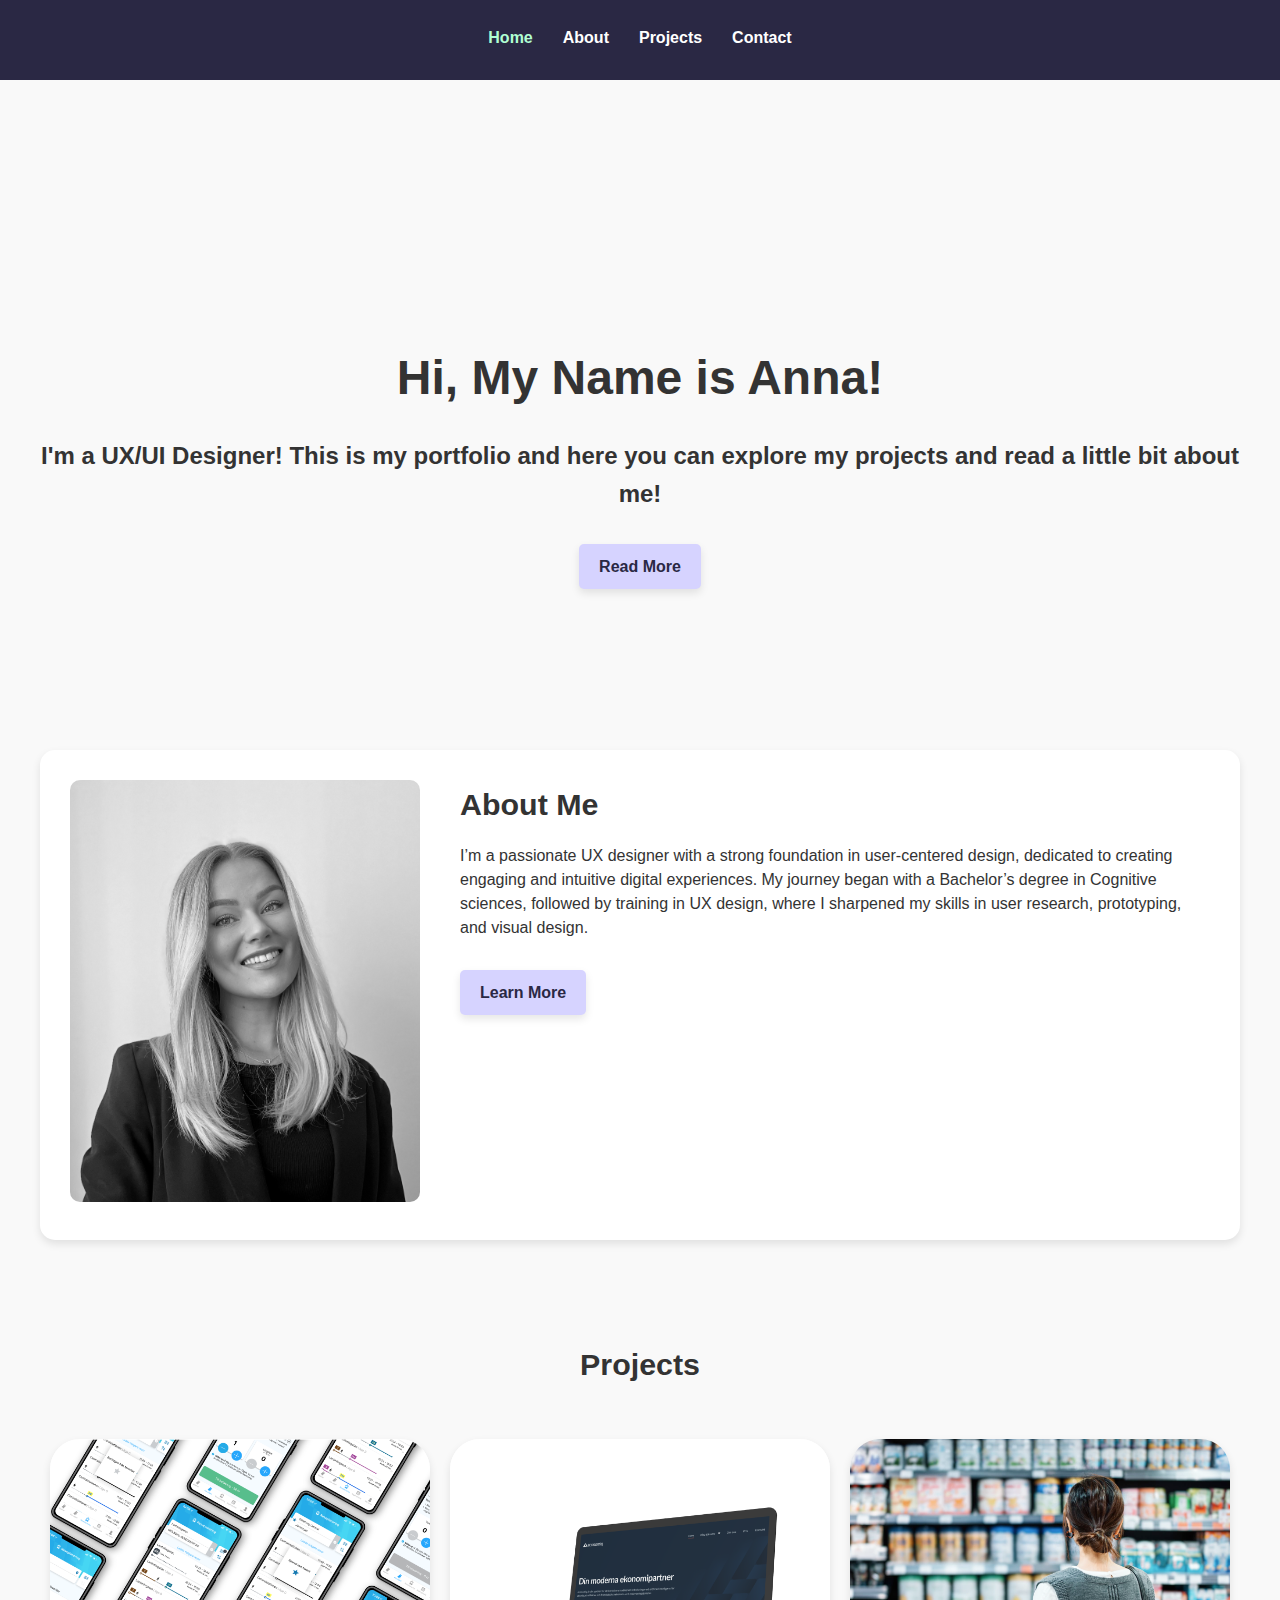
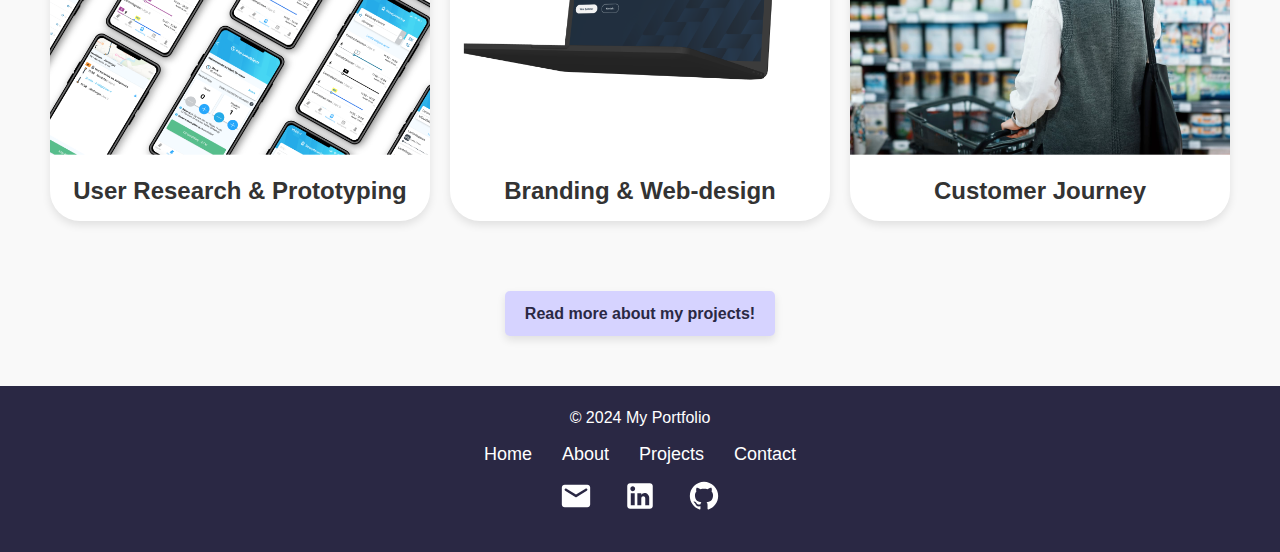
<file: index.html>
<!DOCTYPE html>
<html lang="en">
<head>
    <meta charset="UTF-8">
    <meta name="viewport" content="width=device-width, initial-scale=1.0">
    <title>My Portfolio</title>
    <link rel="stylesheet" href="css/style.css">
</head>
<body>
    <header>
        <nav>
            <ul class="nav-links">
                <li><a href="index.html" class="active">Home</a></li>
                <li><a href="about.html">About</a></li>
                <li><a href="projects.html">Projects</a></li>
                <li><a href="contact.html">Contact</a></li>
            </ul>
        </nav>
    </header>

    <section class="hero">
        <h1>Hi, My Name is Anna!</h1>
        <h3>I'm a UX/UI Designer! This is my portfolio and here you can explore my projects and read a little bit about me!</h3>
        <a href="about.html" class="scroll-btn">Read More</a>
    </section>

    <section class="about-section">
        <div class="about-box-flex">
            <div>
                <img src="images/personal-photo.jpeg" alt="black and white portrait of girl">
            </div>
            <div>
            <h2>About Me</h2>
            <p>I’m a passionate UX designer with a strong foundation in user-centered design, dedicated to creating engaging and intuitive digital experiences. My journey began with a Bachelor’s degree in Cognitive sciences, followed by training in UX design, where I sharpened my skills in user research, prototyping, and visual design.</p>
            <a href="about.html" class="scroll-btn">Learn More</a>
        </div>
        </div>
    </section>

    <section class="gallery-section">
        <h2>Projects</h2>
        <div class="image-grid">
            <div class="card">
            <img src="images/mockup-vasttrafik.png" alt="multiple iphone mockups with app design on screen">
            <h3>User Research & Prototyping</h3>
            </div>
            <div class="card">
            <img src="images/project-aconomiq.png" alt="mockup of a computer with website design on screen">
            <h3>Branding & Web-design</h3>
            </div>
            <div class="card">
            <img src="images/project-customer.png" alt="image of woman shopping in grocery store">
            <h3>Customer Journey</h3>
            </div>
        </div>
        <a href="projects.html" class="scroll-btn">Read more about my projects!</a>
    </section>

    <footer>
        <div class="footer-content">
            <p>&copy; 2024 My Portfolio</p>
            <ul class="footer-links">
                <li><a href="index.html">Home</a></li>
                <li><a href="about.html">About</a></li>
                <li><a href="projects.html">Projects</a></li>
                <li><a href="contact.html">Contact</a></li>
            </ul>
            <ul class="social-links">
                <li><a href="mailto:aannapeterssonn@gmail.com" target="_blank">
                    <svg xmlns="http://www.w3.org/2000/svg" width="34" height="34" viewBox="0 0 24 24" fill="none">
                        <path d="M20 4H4C2.9 4 2.01 4.9 2.01 6L2 18C2 19.1 2.9 20 4 20H20C21.1 20 22 19.1 22 18V6C22 4.9 21.1 4 20 4ZM19.6 8.25L12.53 12.67C12.21 12.87 11.79 12.87 11.47 12.67L4.4 8.25C4.29973 8.19371 4.21192 8.11766 4.14189 8.02645C4.07186 7.93525 4.02106 7.83078 3.99258 7.71937C3.96409 7.60796 3.9585 7.49194 3.97616 7.37831C3.99381 7.26468 4.03434 7.15581 4.09528 7.0583C4.15623 6.96079 4.23632 6.87666 4.33073 6.811C4.42513 6.74533 4.53187 6.69951 4.6445 6.6763C4.75712 6.65309 4.87328 6.65297 4.98595 6.67595C5.09863 6.69893 5.20546 6.74453 5.3 6.81L12 11L18.7 6.81C18.7945 6.74453 18.9014 6.69893 19.014 6.67595C19.1267 6.65297 19.2429 6.65309 19.3555 6.6763C19.4681 6.69951 19.5749 6.74533 19.6693 6.811C19.7637 6.87666 19.8438 6.96079 19.9047 7.0583C19.9657 7.15581 20.0062 7.26468 20.0238 7.37831C20.0415 7.49194 20.0359 7.60796 20.0074 7.71937C19.9789 7.83078 19.9281 7.93525 19.8581 8.02645C19.7881 8.11766 19.7003 8.19371 19.6 8.25Z" fill="white"/>
                        </svg>
                </a></li>
                <li><a href="https://www.linkedin.com/in/anna-petersson-0429a416b/" target="_blank">
                    <svg xmlns="http://www.w3.org/2000/svg" width="34" height="34" viewBox="0 0 24 24" fill="none">
                        <path d="M19 3C19.5304 3 20.0391 3.21071 20.4142 3.58579C20.7893 3.96086 21 4.46957 21 5V19C21 19.5304 20.7893 20.0391 20.4142 20.4142C20.0391 20.7893 19.5304 21 19 21H5C4.46957 21 3.96086 20.7893 3.58579 20.4142C3.21071 20.0391 3 19.5304 3 19V5C3 4.46957 3.21071 3.96086 3.58579 3.58579C3.96086 3.21071 4.46957 3 5 3H19ZM18.5 18.5V13.2C18.5 12.3354 18.1565 11.5062 17.5452 10.8948C16.9338 10.2835 16.1046 9.94 15.24 9.94C14.39 9.94 13.4 10.46 12.92 11.24V10.13H10.13V18.5H12.92V13.57C12.92 12.8 13.54 12.17 14.31 12.17C14.6813 12.17 15.0374 12.3175 15.2999 12.5801C15.5625 12.8426 15.71 13.1987 15.71 13.57V18.5H18.5ZM6.88 8.56C7.32556 8.56 7.75288 8.383 8.06794 8.06794C8.383 7.75288 8.56 7.32556 8.56 6.88C8.56 5.95 7.81 5.19 6.88 5.19C6.43178 5.19 6.00193 5.36805 5.68499 5.68499C5.36805 6.00193 5.19 6.43178 5.19 6.88C5.19 7.81 5.95 8.56 6.88 8.56ZM8.27 18.5V10.13H5.5V18.5H8.27Z" fill="white"/>
                        </svg>
                </a></li>
                <li><a href="https://github.com/psaanna" target="_blank">
                    <svg xmlns="http://www.w3.org/2000/svg" width="34" height="34" viewBox="0 0 24 24" fill="none">
                        <path d="M12 2C10.6868 2 9.38642 2.25866 8.17317 2.7612C6.95991 3.26375 5.85752 4.00035 4.92893 4.92893C3.05357 6.8043 2 9.34784 2 12C2 16.42 4.87 20.17 8.84 21.5C9.34 21.58 9.5 21.27 9.5 21V19.31C6.73 19.91 6.14 17.97 6.14 17.97C5.68 16.81 5.03 16.5 5.03 16.5C4.12 15.88 5.1 15.9 5.1 15.9C6.1 15.97 6.63 16.93 6.63 16.93C7.5 18.45 8.97 18 9.54 17.76C9.63 17.11 9.89 16.67 10.17 16.42C7.95 16.17 5.62 15.31 5.62 11.5C5.62 10.39 6 9.5 6.65 8.79C6.55 8.54 6.2 7.5 6.75 6.15C6.75 6.15 7.59 5.88 9.5 7.17C10.29 6.95 11.15 6.84 12 6.84C12.85 6.84 13.71 6.95 14.5 7.17C16.41 5.88 17.25 6.15 17.25 6.15C17.8 7.5 17.45 8.54 17.35 8.79C18 9.5 18.38 10.39 18.38 11.5C18.38 15.32 16.04 16.16 13.81 16.41C14.17 16.72 14.5 17.33 14.5 18.26V21C14.5 21.27 14.66 21.59 15.17 21.5C19.14 20.16 22 16.42 22 12C22 10.6868 21.7413 9.38642 21.2388 8.17317C20.7362 6.95991 19.9997 5.85752 19.0711 4.92893C18.1425 4.00035 17.0401 3.26375 15.8268 2.7612C14.6136 2.25866 13.3132 2 12 2Z" fill="white"/>
                        </svg>
                </a></li>
            </ul>
        </div>
    </footer>
</body>
</html>
</file>
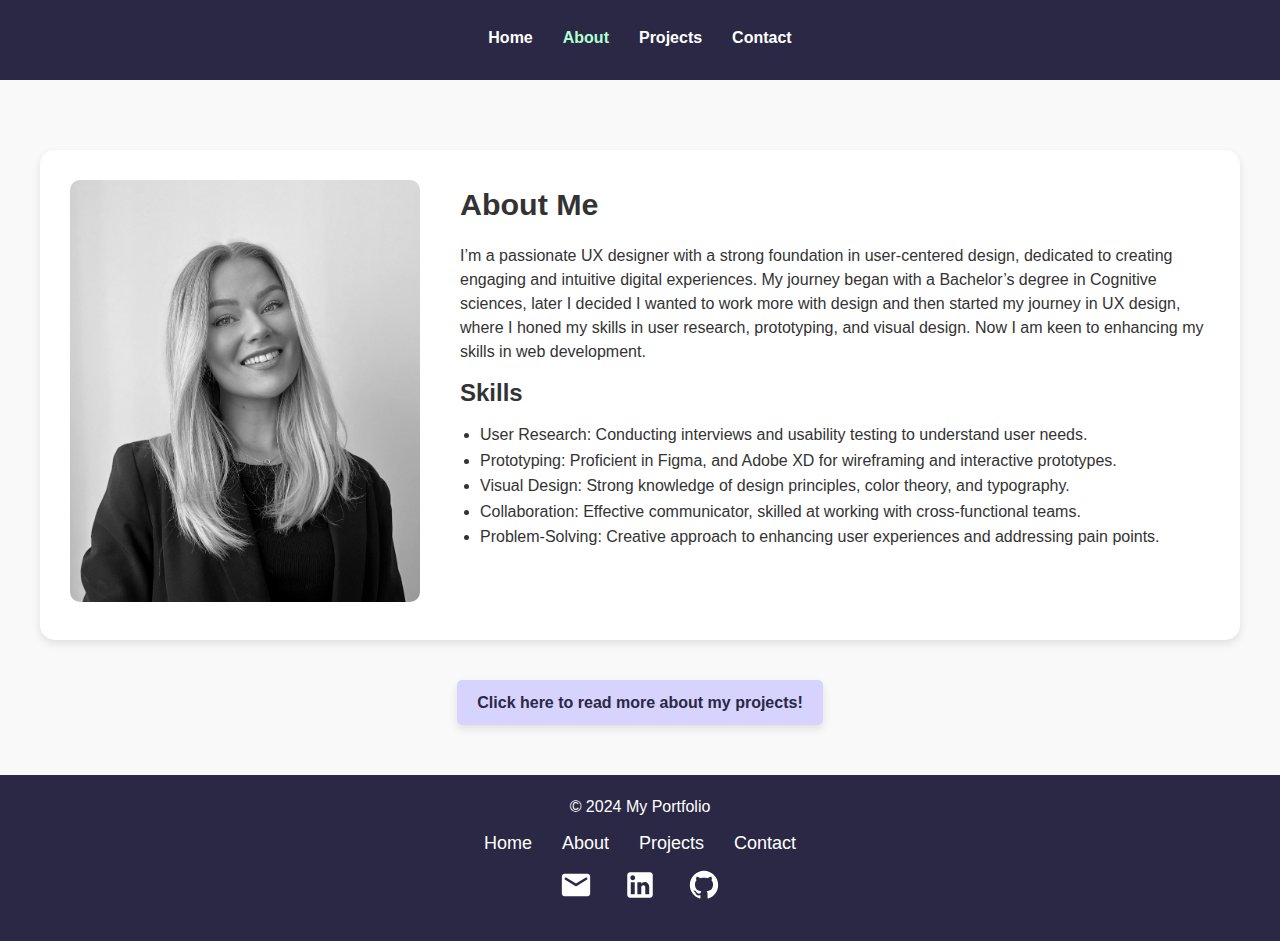
<file: about.html>
<!DOCTYPE html>
<html lang="en">
<head>
    <meta charset="UTF-8">
    <meta name="viewport" content="width=device-width, initial-scale=1.0">
    <title>About Me</title>
    <link rel="stylesheet" href="css/style.css">
</head>
<body>
    <header>
        <nav>
            <ul class="nav-links">
                <li><a href="index.html">Home</a></li>
                <li><a href="about.html" class="active">About</a></li>
                <li><a href="projects.html">Projects</a></li>
                <li><a href="contact.html">Contact</a></li>
            </ul>
        </nav>
    </header>

    <section class="about-section">
        <div class="about-box-flex">
            <div>
                <img src="images/personal-photo.jpeg" alt="black and white portrait of girl">
            </div>
            <div>
            <h2>About Me</h2>
            <p>I’m a passionate UX designer with a strong foundation in user-centered design, dedicated to creating engaging and intuitive digital experiences. My journey began with a Bachelor’s degree in Cognitive sciences, later I decided I wanted to work more with design and then started my journey in UX design, where I honed my skills in user research, prototyping, and visual design. Now I am keen to enhancing my skills in web development.</p>
            <h3>Skills</h3>
            <ul>
                <li>User Research: Conducting interviews and usability testing to understand user needs.</li>
                <li>Prototyping: Proficient in Figma, and Adobe XD for wireframing and interactive prototypes.</li>
                <li>Visual Design: Strong knowledge of design principles, color theory, and typography.</li>
                <li>Collaboration: Effective communicator, skilled at working with cross-functional teams.</li>
                <li>Problem-Solving: Creative approach to enhancing user experiences and addressing pain points.</li>
            </ul>
        </div>
        </div>
        <a href="projects.html" class="scroll-btn">Click here to read more about my projects!</a>

    </section>


    <footer>
        <div class="footer-content">
            <p>&copy; 2024 My Portfolio</p>
            <ul class="footer-links">
                <li><a href="index.html">Home</a></li>
                <li><a href="about.html">About</a></li>
                <li><a href="projects.html">Projects</a></li>
                <li><a href="contact.html">Contact</a></li>
            </ul>
            <ul class="social-links">
                <li><a href="mailto:aannapeterssonn@gmail.com" target="_blank">
                    <svg xmlns="http://www.w3.org/2000/svg" width="34" height="34" viewBox="0 0 24 24" fill="none">
                        <path d="M20 4H4C2.9 4 2.01 4.9 2.01 6L2 18C2 19.1 2.9 20 4 20H20C21.1 20 22 19.1 22 18V6C22 4.9 21.1 4 20 4ZM19.6 8.25L12.53 12.67C12.21 12.87 11.79 12.87 11.47 12.67L4.4 8.25C4.29973 8.19371 4.21192 8.11766 4.14189 8.02645C4.07186 7.93525 4.02106 7.83078 3.99258 7.71937C3.96409 7.60796 3.9585 7.49194 3.97616 7.37831C3.99381 7.26468 4.03434 7.15581 4.09528 7.0583C4.15623 6.96079 4.23632 6.87666 4.33073 6.811C4.42513 6.74533 4.53187 6.69951 4.6445 6.6763C4.75712 6.65309 4.87328 6.65297 4.98595 6.67595C5.09863 6.69893 5.20546 6.74453 5.3 6.81L12 11L18.7 6.81C18.7945 6.74453 18.9014 6.69893 19.014 6.67595C19.1267 6.65297 19.2429 6.65309 19.3555 6.6763C19.4681 6.69951 19.5749 6.74533 19.6693 6.811C19.7637 6.87666 19.8438 6.96079 19.9047 7.0583C19.9657 7.15581 20.0062 7.26468 20.0238 7.37831C20.0415 7.49194 20.0359 7.60796 20.0074 7.71937C19.9789 7.83078 19.9281 7.93525 19.8581 8.02645C19.7881 8.11766 19.7003 8.19371 19.6 8.25Z" fill="white"/>
                        </svg>
                </a></li>
                <li><a href="https://www.linkedin.com/in/anna-petersson-0429a416b/" target="_blank">
                    <svg xmlns="http://www.w3.org/2000/svg" width="34" height="34" viewBox="0 0 24 24" fill="none">
                        <path d="M19 3C19.5304 3 20.0391 3.21071 20.4142 3.58579C20.7893 3.96086 21 4.46957 21 5V19C21 19.5304 20.7893 20.0391 20.4142 20.4142C20.0391 20.7893 19.5304 21 19 21H5C4.46957 21 3.96086 20.7893 3.58579 20.4142C3.21071 20.0391 3 19.5304 3 19V5C3 4.46957 3.21071 3.96086 3.58579 3.58579C3.96086 3.21071 4.46957 3 5 3H19ZM18.5 18.5V13.2C18.5 12.3354 18.1565 11.5062 17.5452 10.8948C16.9338 10.2835 16.1046 9.94 15.24 9.94C14.39 9.94 13.4 10.46 12.92 11.24V10.13H10.13V18.5H12.92V13.57C12.92 12.8 13.54 12.17 14.31 12.17C14.6813 12.17 15.0374 12.3175 15.2999 12.5801C15.5625 12.8426 15.71 13.1987 15.71 13.57V18.5H18.5ZM6.88 8.56C7.32556 8.56 7.75288 8.383 8.06794 8.06794C8.383 7.75288 8.56 7.32556 8.56 6.88C8.56 5.95 7.81 5.19 6.88 5.19C6.43178 5.19 6.00193 5.36805 5.68499 5.68499C5.36805 6.00193 5.19 6.43178 5.19 6.88C5.19 7.81 5.95 8.56 6.88 8.56ZM8.27 18.5V10.13H5.5V18.5H8.27Z" fill="white"/>
                        </svg>
                </a></li>
                <li><a href="https://github.com/psaanna" target="_blank">
                    <svg xmlns="http://www.w3.org/2000/svg" width="34" height="34" viewBox="0 0 24 24" fill="none">
                        <path d="M12 2C10.6868 2 9.38642 2.25866 8.17317 2.7612C6.95991 3.26375 5.85752 4.00035 4.92893 4.92893C3.05357 6.8043 2 9.34784 2 12C2 16.42 4.87 20.17 8.84 21.5C9.34 21.58 9.5 21.27 9.5 21V19.31C6.73 19.91 6.14 17.97 6.14 17.97C5.68 16.81 5.03 16.5 5.03 16.5C4.12 15.88 5.1 15.9 5.1 15.9C6.1 15.97 6.63 16.93 6.63 16.93C7.5 18.45 8.97 18 9.54 17.76C9.63 17.11 9.89 16.67 10.17 16.42C7.95 16.17 5.62 15.31 5.62 11.5C5.62 10.39 6 9.5 6.65 8.79C6.55 8.54 6.2 7.5 6.75 6.15C6.75 6.15 7.59 5.88 9.5 7.17C10.29 6.95 11.15 6.84 12 6.84C12.85 6.84 13.71 6.95 14.5 7.17C16.41 5.88 17.25 6.15 17.25 6.15C17.8 7.5 17.45 8.54 17.35 8.79C18 9.5 18.38 10.39 18.38 11.5C18.38 15.32 16.04 16.16 13.81 16.41C14.17 16.72 14.5 17.33 14.5 18.26V21C14.5 21.27 14.66 21.59 15.17 21.5C19.14 20.16 22 16.42 22 12C22 10.6868 21.7413 9.38642 21.2388 8.17317C20.7362 6.95991 19.9997 5.85752 19.0711 4.92893C18.1425 4.00035 17.0401 3.26375 15.8268 2.7612C14.6136 2.25866 13.3132 2 12 2Z" fill="white"/>
                        </svg>
                </a></li>
            </ul>
        </div>
    </footer>
</body>
</html>
</file>
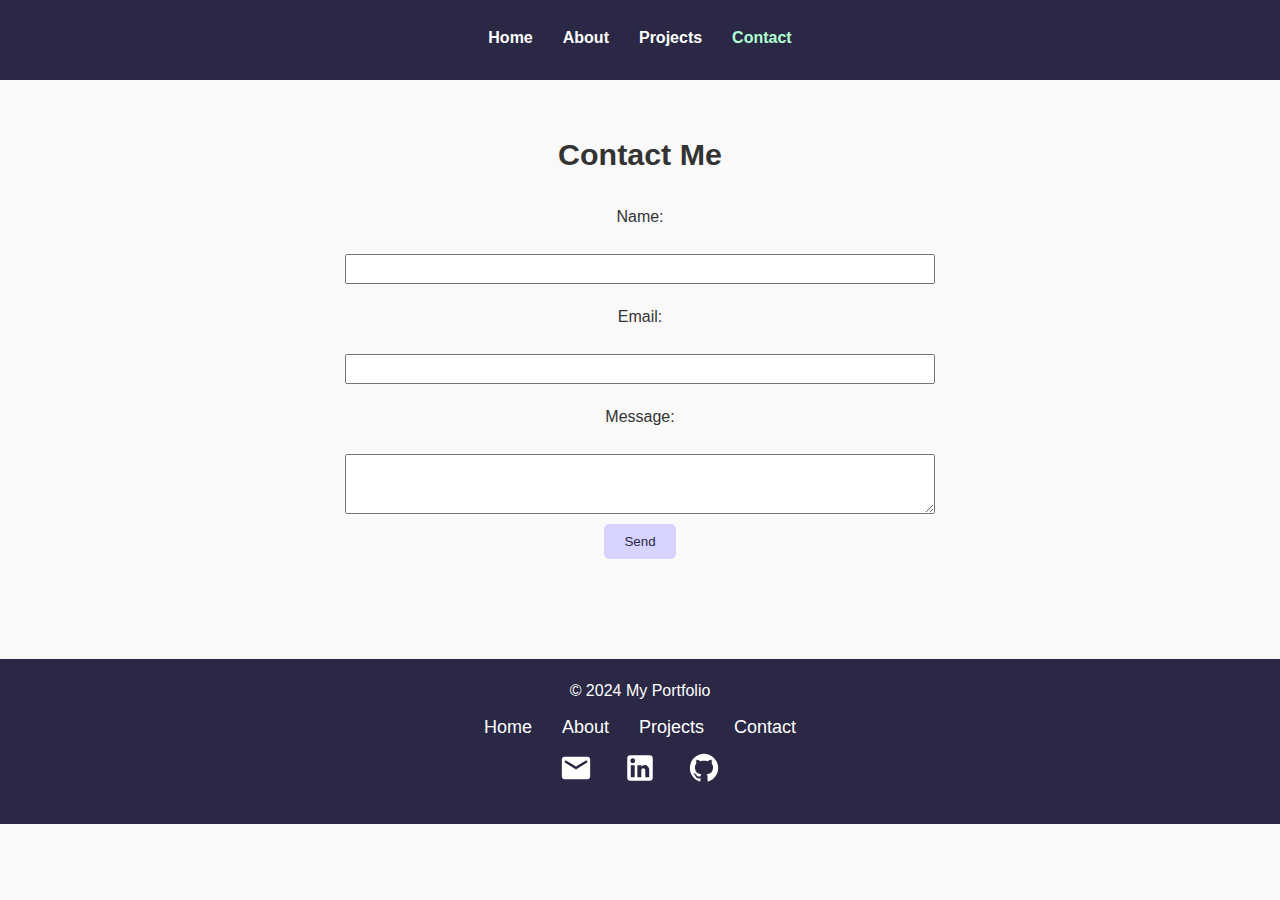
<file: contact.html>
<!DOCTYPE html>
<html lang="en">
<head>
    <meta charset="UTF-8">
    <meta name="viewport" content="width=device-width, initial-scale=1.0">
    <title>Contact</title>
    <link rel="stylesheet" href="css/style.css">
</head>
<body>
    <header>
        <nav>
            <ul class="nav-links">
                <li><a href="index.html">Home</a></li>
                <li><a href="about.html">About</a></li>
                <li><a href="projects.html">Projects</a></li>
                <li><a href="contact.html" class="active">Contact</a></li>
            </ul>
        </nav>
    </header>

    <section class="contact-section">
        <h2>Contact Me</h2>
        <form action="mailto:aannapeterssonn@gmail.com" method="post" enctype="text/plain" target="_blank">
            <label for="name">Name:</label>
            <input type="text" id="name" name="name" required>

            <label for="email">Email:</label>
            <input type="email" id="email" name="email" required>

            <label for="message">Message:</label>
            <textarea id="message" name="message" required></textarea>

            <button type="submit">Send</button>
        </form>
    </section>

    <footer>
        <div class="footer-content">
            <p>&copy; 2024 My Portfolio</p>
            <ul class="footer-links">
                <li><a href="index.html">Home</a></li>
                <li><a href="about.html">About</a></li>
                <li><a href="projects.html">Projects</a></li>
                <li><a href="contact.html">Contact</a></li>
            </ul>
            <ul class="social-links">
                <li><a href="mailto:aannapeterssonn@gmail.com" target="_blank">
                    <svg xmlns="http://www.w3.org/2000/svg" width="34" height="34" viewBox="0 0 24 24" fill="none">
                        <path d="M20 4H4C2.9 4 2.01 4.9 2.01 6L2 18C2 19.1 2.9 20 4 20H20C21.1 20 22 19.1 22 18V6C22 4.9 21.1 4 20 4ZM19.6 8.25L12.53 12.67C12.21 12.87 11.79 12.87 11.47 12.67L4.4 8.25C4.29973 8.19371 4.21192 8.11766 4.14189 8.02645C4.07186 7.93525 4.02106 7.83078 3.99258 7.71937C3.96409 7.60796 3.9585 7.49194 3.97616 7.37831C3.99381 7.26468 4.03434 7.15581 4.09528 7.0583C4.15623 6.96079 4.23632 6.87666 4.33073 6.811C4.42513 6.74533 4.53187 6.69951 4.6445 6.6763C4.75712 6.65309 4.87328 6.65297 4.98595 6.67595C5.09863 6.69893 5.20546 6.74453 5.3 6.81L12 11L18.7 6.81C18.7945 6.74453 18.9014 6.69893 19.014 6.67595C19.1267 6.65297 19.2429 6.65309 19.3555 6.6763C19.4681 6.69951 19.5749 6.74533 19.6693 6.811C19.7637 6.87666 19.8438 6.96079 19.9047 7.0583C19.9657 7.15581 20.0062 7.26468 20.0238 7.37831C20.0415 7.49194 20.0359 7.60796 20.0074 7.71937C19.9789 7.83078 19.9281 7.93525 19.8581 8.02645C19.7881 8.11766 19.7003 8.19371 19.6 8.25Z" fill="white"/>
                        </svg>
                </a></li>
                <li><a href="https://www.linkedin.com/in/anna-petersson-0429a416b/" target="_blank">
                    <svg xmlns="http://www.w3.org/2000/svg" width="34" height="34" viewBox="0 0 24 24" fill="none">
                        <path d="M19 3C19.5304 3 20.0391 3.21071 20.4142 3.58579C20.7893 3.96086 21 4.46957 21 5V19C21 19.5304 20.7893 20.0391 20.4142 20.4142C20.0391 20.7893 19.5304 21 19 21H5C4.46957 21 3.96086 20.7893 3.58579 20.4142C3.21071 20.0391 3 19.5304 3 19V5C3 4.46957 3.21071 3.96086 3.58579 3.58579C3.96086 3.21071 4.46957 3 5 3H19ZM18.5 18.5V13.2C18.5 12.3354 18.1565 11.5062 17.5452 10.8948C16.9338 10.2835 16.1046 9.94 15.24 9.94C14.39 9.94 13.4 10.46 12.92 11.24V10.13H10.13V18.5H12.92V13.57C12.92 12.8 13.54 12.17 14.31 12.17C14.6813 12.17 15.0374 12.3175 15.2999 12.5801C15.5625 12.8426 15.71 13.1987 15.71 13.57V18.5H18.5ZM6.88 8.56C7.32556 8.56 7.75288 8.383 8.06794 8.06794C8.383 7.75288 8.56 7.32556 8.56 6.88C8.56 5.95 7.81 5.19 6.88 5.19C6.43178 5.19 6.00193 5.36805 5.68499 5.68499C5.36805 6.00193 5.19 6.43178 5.19 6.88C5.19 7.81 5.95 8.56 6.88 8.56ZM8.27 18.5V10.13H5.5V18.5H8.27Z" fill="white"/>
                        </svg>
                </a></li>
                <li><a href="https://github.com/psaanna" target="_blank">
                    <svg xmlns="http://www.w3.org/2000/svg" width="34" height="34" viewBox="0 0 24 24" fill="none">
                        <path d="M12 2C10.6868 2 9.38642 2.25866 8.17317 2.7612C6.95991 3.26375 5.85752 4.00035 4.92893 4.92893C3.05357 6.8043 2 9.34784 2 12C2 16.42 4.87 20.17 8.84 21.5C9.34 21.58 9.5 21.27 9.5 21V19.31C6.73 19.91 6.14 17.97 6.14 17.97C5.68 16.81 5.03 16.5 5.03 16.5C4.12 15.88 5.1 15.9 5.1 15.9C6.1 15.97 6.63 16.93 6.63 16.93C7.5 18.45 8.97 18 9.54 17.76C9.63 17.11 9.89 16.67 10.17 16.42C7.95 16.17 5.62 15.31 5.62 11.5C5.62 10.39 6 9.5 6.65 8.79C6.55 8.54 6.2 7.5 6.75 6.15C6.75 6.15 7.59 5.88 9.5 7.17C10.29 6.95 11.15 6.84 12 6.84C12.85 6.84 13.71 6.95 14.5 7.17C16.41 5.88 17.25 6.15 17.25 6.15C17.8 7.5 17.45 8.54 17.35 8.79C18 9.5 18.38 10.39 18.38 11.5C18.38 15.32 16.04 16.16 13.81 16.41C14.17 16.72 14.5 17.33 14.5 18.26V21C14.5 21.27 14.66 21.59 15.17 21.5C19.14 20.16 22 16.42 22 12C22 10.6868 21.7413 9.38642 21.2388 8.17317C20.7362 6.95991 19.9997 5.85752 19.0711 4.92893C18.1425 4.00035 17.0401 3.26375 15.8268 2.7612C14.6136 2.25866 13.3132 2 12 2Z" fill="white"/>
                        </svg>
                </a></li>
            </ul>
        </div>
    </footer>
</body>
</html>
</file>
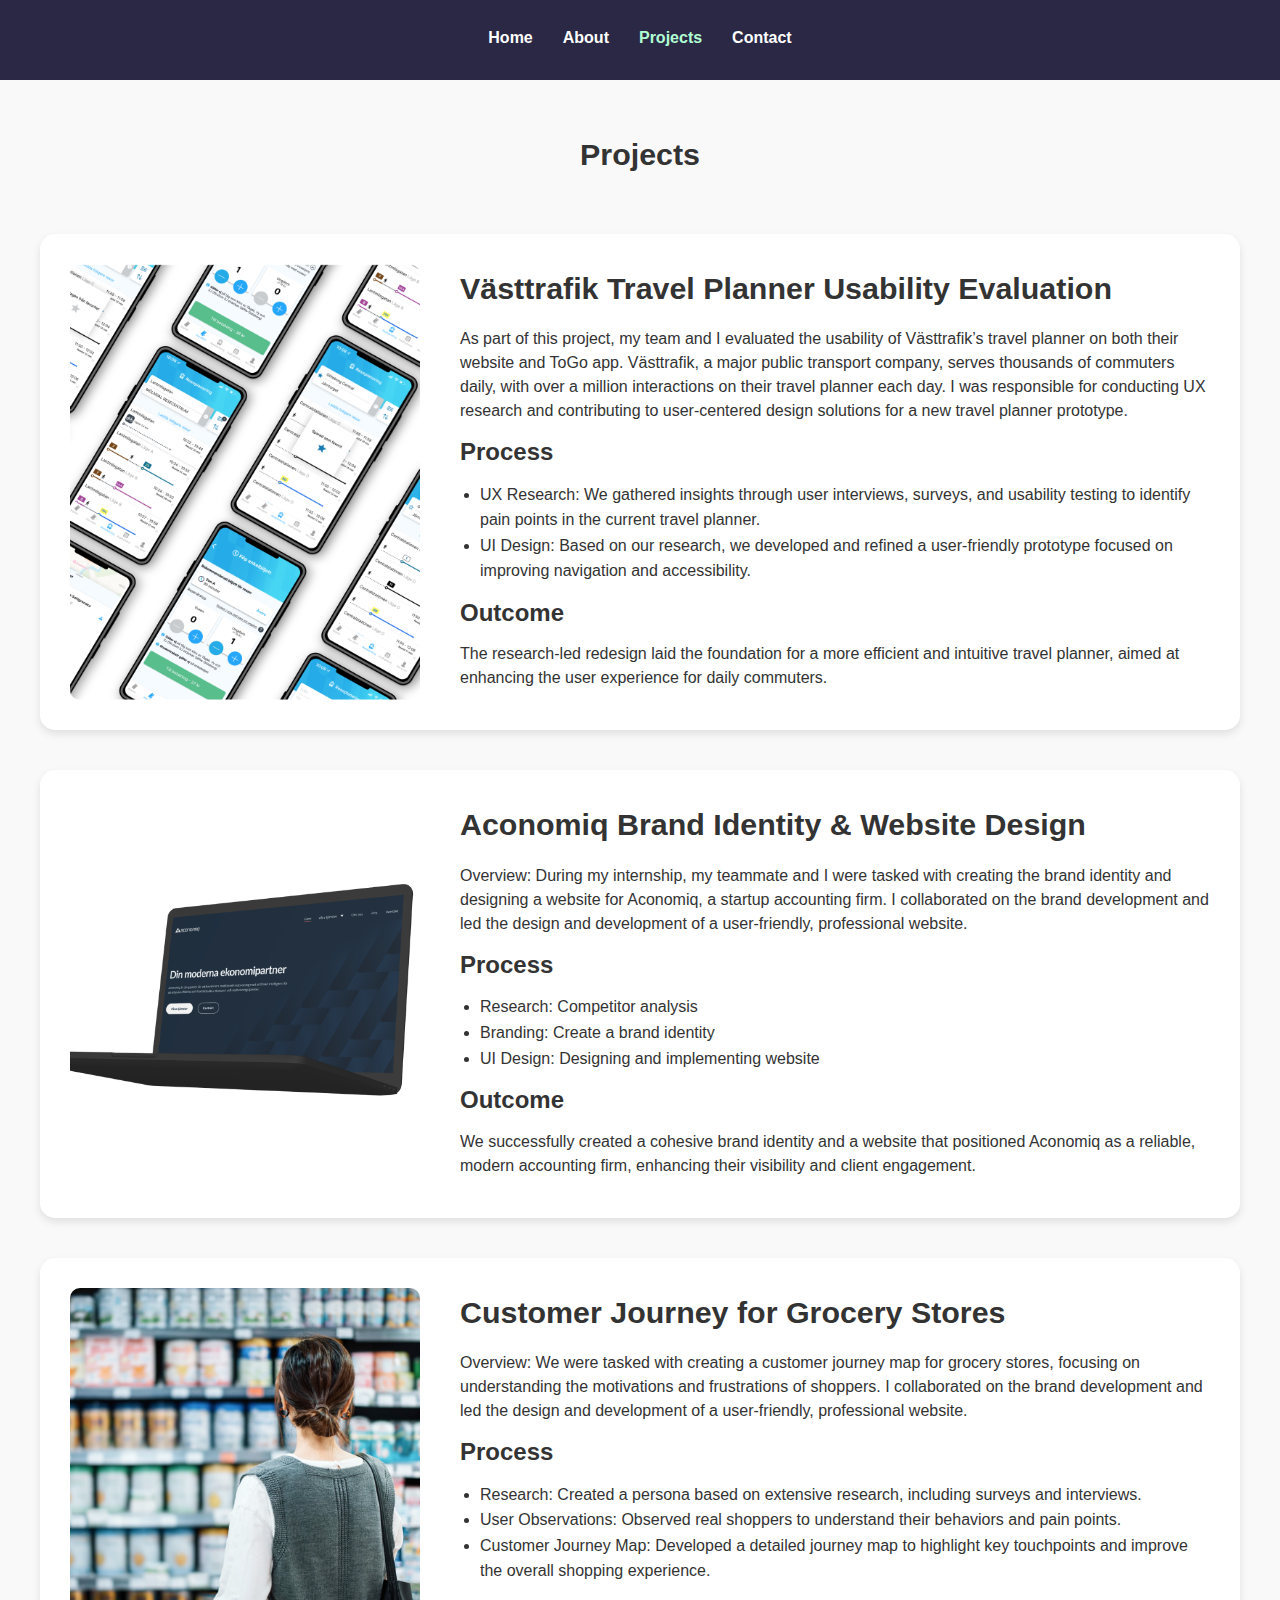
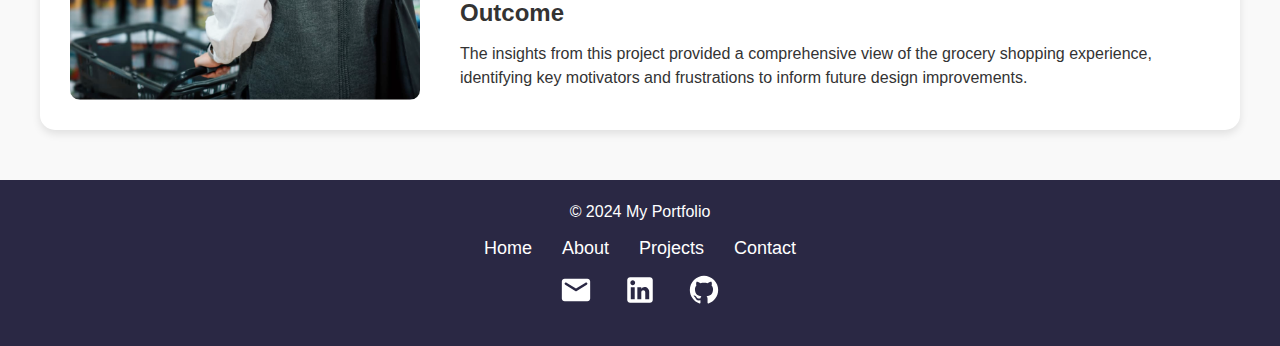
<file: projects.html>
<!DOCTYPE html>
<html lang="en">
<head>
    <meta charset="UTF-8">
    <meta name="viewport" content="width=device-width, initial-scale=1.0">
    <title>About Me</title>
    <link rel="stylesheet" href="css/style.css">
</head>
<body>
    <header>
        <nav>
            <ul class="nav-links">
                <li><a href="index.html">Home</a></li>
                <li><a href="about.html">About</a></li>
                <li><a href="projects.html" class="active">Projects</a></li>
                <li><a href="contact.html">Contact</a></li>
            </ul>
        </nav>
    </header>


    <section class="about-section">
        <h2>Projects</h2>
        <div class="about-box-flex">
            <img src="images/mockup-vasttrafik.png" alt="multiple iphone mockups with app design on screen">
            <div>
            <h2>Västtrafik Travel Planner Usability Evaluation</h2>
            <p>As part of this project, my team and I evaluated the usability of Västtrafik’s travel planner on both their website and ToGo app. 
                Västtrafik, a major public transport company, serves thousands of commuters daily, with over a million interactions on their travel planner each day.
                I was responsible for conducting UX research and contributing to user-centered design solutions for a new travel planner prototype.</p>
            <h3>Process</h3>
            <ul>
                <li>UX Research: We gathered insights through user interviews, surveys, and usability testing to identify pain points in the current travel planner.</li>
                <li>UI Design: Based on our research, we developed and refined a user-friendly prototype focused on improving navigation and accessibility.</li>
            </ul>
            <h3>Outcome</h3>
            <p>The research-led redesign laid the foundation for a more efficient and intuitive travel planner, aimed at enhancing the user experience for daily commuters.</p>
            </div>
        </div>

        <div class="about-box-flex">
            <img src="images/project-aconomiq.png" width="80px" alt="mockup of a computer with website design on screen">
            <div>
            <h2>Aconomiq Brand Identity & Website Design</h2>
            <p>Overview:
                During my internship, my teammate and I were tasked with creating the brand identity and designing a website for Aconomiq, a startup accounting firm.
                I collaborated on the brand development and led the design and development of a user-friendly, professional website. </p>
            <h3>Process</h3>
            <ul>
                <li>Research: Competitor analysis</li>
                <li>Branding: Create a brand identity</li>
                <li>UI Design: Designing and implementing website</li>
            </ul>
            <h3>Outcome</h3>
            <p>We successfully created a cohesive brand identity and a website that positioned Aconomiq as a reliable, modern accounting firm, enhancing their visibility and client engagement.</p>
            </div>
        </div>

        <div class="about-box-flex">
            <img src="images/project-customer.png" width="80px" alt="image of woman shopping in grocery store">
            <div>
            <h2>Customer Journey for Grocery Stores</h2>
            <p>Overview:
                We were tasked with creating a customer journey map for grocery stores, focusing on understanding the motivations and frustrations of shoppers.
                I collaborated on the brand development and led the design and development of a user-friendly, professional website.</p>
            <h3>Process</h3>
            <ul>
                <li>Research: Created a persona based on extensive research, including surveys and interviews.</li>
                <li>User Observations: Observed real shoppers to understand their behaviors and pain points.</li>
                <li>Customer Journey Map: Developed a detailed journey map to highlight key touchpoints and improve the overall shopping experience.</li>
            </ul>
            <h3>Outcome</h3>
            <p>The insights from this project provided a comprehensive view of the grocery shopping experience, identifying key motivators and frustrations to inform future design improvements.</p>
            </div>
        </div>
    </section>

    <footer>
        <div class="footer-content">
            <p>&copy; 2024 My Portfolio</p>
            <ul class="footer-links">
                <li><a href="index.html">Home</a></li>
                <li><a href="about.html">About</a></li>
                <li><a href="projects.html">Projects</a></li>
                <li><a href="contact.html">Contact</a></li>
            </ul>
            <ul class="social-links">
                <li><a href="mailto:aannapeterssonn@gmail.com" target="_blank">
                    <svg xmlns="http://www.w3.org/2000/svg" width="34" height="34" viewBox="0 0 24 24" fill="none">
                        <path d="M20 4H4C2.9 4 2.01 4.9 2.01 6L2 18C2 19.1 2.9 20 4 20H20C21.1 20 22 19.1 22 18V6C22 4.9 21.1 4 20 4ZM19.6 8.25L12.53 12.67C12.21 12.87 11.79 12.87 11.47 12.67L4.4 8.25C4.29973 8.19371 4.21192 8.11766 4.14189 8.02645C4.07186 7.93525 4.02106 7.83078 3.99258 7.71937C3.96409 7.60796 3.9585 7.49194 3.97616 7.37831C3.99381 7.26468 4.03434 7.15581 4.09528 7.0583C4.15623 6.96079 4.23632 6.87666 4.33073 6.811C4.42513 6.74533 4.53187 6.69951 4.6445 6.6763C4.75712 6.65309 4.87328 6.65297 4.98595 6.67595C5.09863 6.69893 5.20546 6.74453 5.3 6.81L12 11L18.7 6.81C18.7945 6.74453 18.9014 6.69893 19.014 6.67595C19.1267 6.65297 19.2429 6.65309 19.3555 6.6763C19.4681 6.69951 19.5749 6.74533 19.6693 6.811C19.7637 6.87666 19.8438 6.96079 19.9047 7.0583C19.9657 7.15581 20.0062 7.26468 20.0238 7.37831C20.0415 7.49194 20.0359 7.60796 20.0074 7.71937C19.9789 7.83078 19.9281 7.93525 19.8581 8.02645C19.7881 8.11766 19.7003 8.19371 19.6 8.25Z" fill="white"/>
                        </svg>
                </a></li>
                <li><a href="https://www.linkedin.com/in/anna-petersson-0429a416b/" target="_blank">
                    <svg xmlns="http://www.w3.org/2000/svg" width="34" height="34" viewBox="0 0 24 24" fill="none">
                        <path d="M19 3C19.5304 3 20.0391 3.21071 20.4142 3.58579C20.7893 3.96086 21 4.46957 21 5V19C21 19.5304 20.7893 20.0391 20.4142 20.4142C20.0391 20.7893 19.5304 21 19 21H5C4.46957 21 3.96086 20.7893 3.58579 20.4142C3.21071 20.0391 3 19.5304 3 19V5C3 4.46957 3.21071 3.96086 3.58579 3.58579C3.96086 3.21071 4.46957 3 5 3H19ZM18.5 18.5V13.2C18.5 12.3354 18.1565 11.5062 17.5452 10.8948C16.9338 10.2835 16.1046 9.94 15.24 9.94C14.39 9.94 13.4 10.46 12.92 11.24V10.13H10.13V18.5H12.92V13.57C12.92 12.8 13.54 12.17 14.31 12.17C14.6813 12.17 15.0374 12.3175 15.2999 12.5801C15.5625 12.8426 15.71 13.1987 15.71 13.57V18.5H18.5ZM6.88 8.56C7.32556 8.56 7.75288 8.383 8.06794 8.06794C8.383 7.75288 8.56 7.32556 8.56 6.88C8.56 5.95 7.81 5.19 6.88 5.19C6.43178 5.19 6.00193 5.36805 5.68499 5.68499C5.36805 6.00193 5.19 6.43178 5.19 6.88C5.19 7.81 5.95 8.56 6.88 8.56ZM8.27 18.5V10.13H5.5V18.5H8.27Z" fill="white"/>
                        </svg>
                </a></li>
                <li><a href="https://github.com/psaanna" target="_blank">
                    <svg xmlns="http://www.w3.org/2000/svg" width="34" height="34" viewBox="0 0 24 24" fill="none">
                        <path d="M12 2C10.6868 2 9.38642 2.25866 8.17317 2.7612C6.95991 3.26375 5.85752 4.00035 4.92893 4.92893C3.05357 6.8043 2 9.34784 2 12C2 16.42 4.87 20.17 8.84 21.5C9.34 21.58 9.5 21.27 9.5 21V19.31C6.73 19.91 6.14 17.97 6.14 17.97C5.68 16.81 5.03 16.5 5.03 16.5C4.12 15.88 5.1 15.9 5.1 15.9C6.1 15.97 6.63 16.93 6.63 16.93C7.5 18.45 8.97 18 9.54 17.76C9.63 17.11 9.89 16.67 10.17 16.42C7.95 16.17 5.62 15.31 5.62 11.5C5.62 10.39 6 9.5 6.65 8.79C6.55 8.54 6.2 7.5 6.75 6.15C6.75 6.15 7.59 5.88 9.5 7.17C10.29 6.95 11.15 6.84 12 6.84C12.85 6.84 13.71 6.95 14.5 7.17C16.41 5.88 17.25 6.15 17.25 6.15C17.8 7.5 17.45 8.54 17.35 8.79C18 9.5 18.38 10.39 18.38 11.5C18.38 15.32 16.04 16.16 13.81 16.41C14.17 16.72 14.5 17.33 14.5 18.26V21C14.5 21.27 14.66 21.59 15.17 21.5C19.14 20.16 22 16.42 22 12C22 10.6868 21.7413 9.38642 21.2388 8.17317C20.7362 6.95991 19.9997 5.85752 19.0711 4.92893C18.1425 4.00035 17.0401 3.26375 15.8268 2.7612C14.6136 2.25866 13.3132 2 12 2Z" fill="white"/>
                        </svg>
                </a></li>
            </ul>
        </div>
    </footer>
</body>
</html>
</file>
<file: css/style.css>
/* CSS Variables */
:root {
    --primary-color: #2a2844;
    --secondary-color: #b1ffd3;
    --font-color: #333;
    --hover-color: #d6d3ff;
    --bg-color: #f9f9f9;
}


/* Base Styles for Headings and Paragraphs */

h1 {
    font-family: 'Arial', sans-serif;
    font-size: 3rem;
    margin-bottom: 20px;
}

h2 {
    font-family: 'Arial', sans-serif;
    font-size: 1.9rem;
    margin-bottom: 15px;
}

h3 {
    font-family: 'Arial', sans-serif;
    font-size: 1.5rem;
    margin-bottom: 10px;
    margin-top: 10px;
}

p {
    font-family: 'Arial', sans-serif; 
    font-size: 1rem;
    line-height: 1.5; 
    margin-bottom: 10px; 
}






/* Basic reset */
* {
    margin: 0;
    padding: 0;
    box-sizing: border-box;
}

body {
    font-family: 'Arial', sans-serif;
    color: var(--font-color);
    line-height: 1.6;
    background-color: var(--bg-color);
}

header {
    background: var(--primary-color);
    padding: 10px 0;
    min-height: 80px; /* Allow header to expand */
}

.nav-links {
    display: flex;
    justify-content: center;
    list-style: none;
}

.nav-links li {
    margin: 15px 15px;
}

.nav-links a {
    color: white;
    text-decoration: none;
    font-weight: bold;
}

.nav-links a.active {
    color: var(--secondary-color);
}

.nav-links a:hover {
    color: var(--hover-color);
}

.nav-links a:focus {
    color: var(--hover-color);
    outline: 2px solid var(--hover-color);
    outline-offset: 3px;
}

/* Hero section */
.hero {
    text-align: center;
    padding: 260px 20px;
    height: 600px;
}

.scroll-btn {
    display: inline-block;
    margin-top: 20px;
    padding: 10px 20px;
    background-color: var(--hover-color);
    color: var(--primary-color);
    text-decoration: none;
    border-radius: 5px;
    transition: background-color 0.3s ease;
    box-shadow: 0 4px 8px rgba(0, 0, 0, 0.1); 
    font-weight: 600;
}

.scroll-btn:hover {
    background-color: var(--secondary-color);
    color: var(--primary-color);
    box-shadow: 0 4px 8px rgba(0, 0, 0, 0.1); 
    transform: scale(1.03); 
}

.about-me {
    padding: 50px;
    text-align: center;
}

.about-section {
    display: flex;
    flex-direction: column;
    justify-content: center;
    align-items: center;
    padding: 50px 20px;
    gap: 20px;
}

.about-box {
    background-color: white;
    padding: 30px;
    border-radius: 15px;
    width: 1200px;
    box-shadow: 0 4px 8px rgba(0, 0, 0, 0.1); 
    text-align: left;
}

.about-box-flex {
    display: flex;
    gap: 40px;
    background-color: white;
    color: var(--font-color);    padding: 30px;
    border-radius: 15px;
    max-width: 1200px;
    box-shadow: 0 4px 8px rgba(0, 0, 0, 0.1); 
    text-align: left;
    margin: 20px 0 0 0;
}

.about-box-flex img {
    width: 100%; 
    min-width: 350px;
    max-width: 350px;
    border-radius: 10px;
    height: auto; 
    object-fit: cover; 
}

.about-box-flex ul {
    margin-left: 20px;
}


/* Gallery Section */
.gallery-section {
    padding: 50px 100px;  
    max-width: 1200px;
    margin: 0 auto;
    text-align: center;         
}

.image-grid {
    display: grid;
    grid-template-columns: repeat(3, 1fr); 
    gap: 20px;  
    justify-content: center; 
    margin: 50px auto; 
}

.image-grid img {
    width: 380px;
    height: auto;
    object-fit: cover;
    border-radius: 30px 30px 0 0;
}


.card {
    background-color: white;
    border-radius: 30px;
    transition: transform 0.3s ease;
    box-shadow: 0 4px 8px rgba(0, 0, 0, 0.1); 
}

.card:hover {
    transform: scale(1.03);
}

/* Contact Form */
.contact-section {
    padding: 50px;
    text-align: center;
    margin-bottom: 50px;
}

.contact-section form {
    display: flex;
    flex-direction: column;
    align-items: center;
}

.contact-section label, .contact-section input, .contact-section textarea {
    margin: 10px;
    width: 50%;
    height: 30px;
}

.contact-section textarea {
    margin: 10px 0;
    width: 50%;
    height: 60px;
}

button {
    padding: 10px 20px;
    background-color: var(--hover-color);
    color: var(--primary-color);
    border: none;
    border-radius: 5px;
    cursor: pointer;
}

button:hover {
    background-color: var(--secondary-color);
}

/* Footer */
footer {
    background: var(--primary-color);
    color: white;
    text-align: center;
    padding: 20px;
}

.footer-links, .social-links {
    list-style: none;
    display: flex;
    justify-content: center;
    padding: 0;
    margin: 10px 0;
}

.footer-links li, .social-links li {
    margin: 0 15px;
}

.footer-links a {
    color: white;
    text-decoration: none;
    font-size: 18px;
}

.footer-links a:hover {
    text-decoration: none;
    color: var(--secondary-color);
}

.social-links a {
    color: white;
    text-decoration: none;
    font-size: 20px;
    display: inline-block;
    transition: transform 0.3s ease; 
}

.social-links a:hover {
    transform: scale(1.2);
}



/* Responsive Styles */
@media (max-width: 768px) {
    h1 {
        font-size: 2.5rem;             
    }

    h2 {
        font-size: 2rem;               
    }

    h3 {
        font-size: 1.75rem;            
    }

    p {
        font-size: 0.9rem;             
    }
}

@media (max-width: 480px) {
    h1 {
        font-size: 2rem;               
    }

    h2 {
        font-size: 1.75rem;            
    }

    h3 {
        font-size: 1.5rem;             
    }

    p {
        font-size: 0.85rem;             
    }
}

/* Responsive Design */

@media (max-width: 1024px) {
    .image-grid {
        grid-template-columns: repeat(2, 1fr); 
    }

    .nav-links {
        flex-direction: column;
    }

    header {
        min-height: auto; 
    }
}

@media (max-width: 768px) {
    .image-grid {
        grid-template-columns: 1fr; 
    }

    header {
        min-height: auto; 
    }

    .about-box-flex {
        flex-direction: column;
    }
    .about-box-flex img {
        align-items: center;
    }
}
</file>
